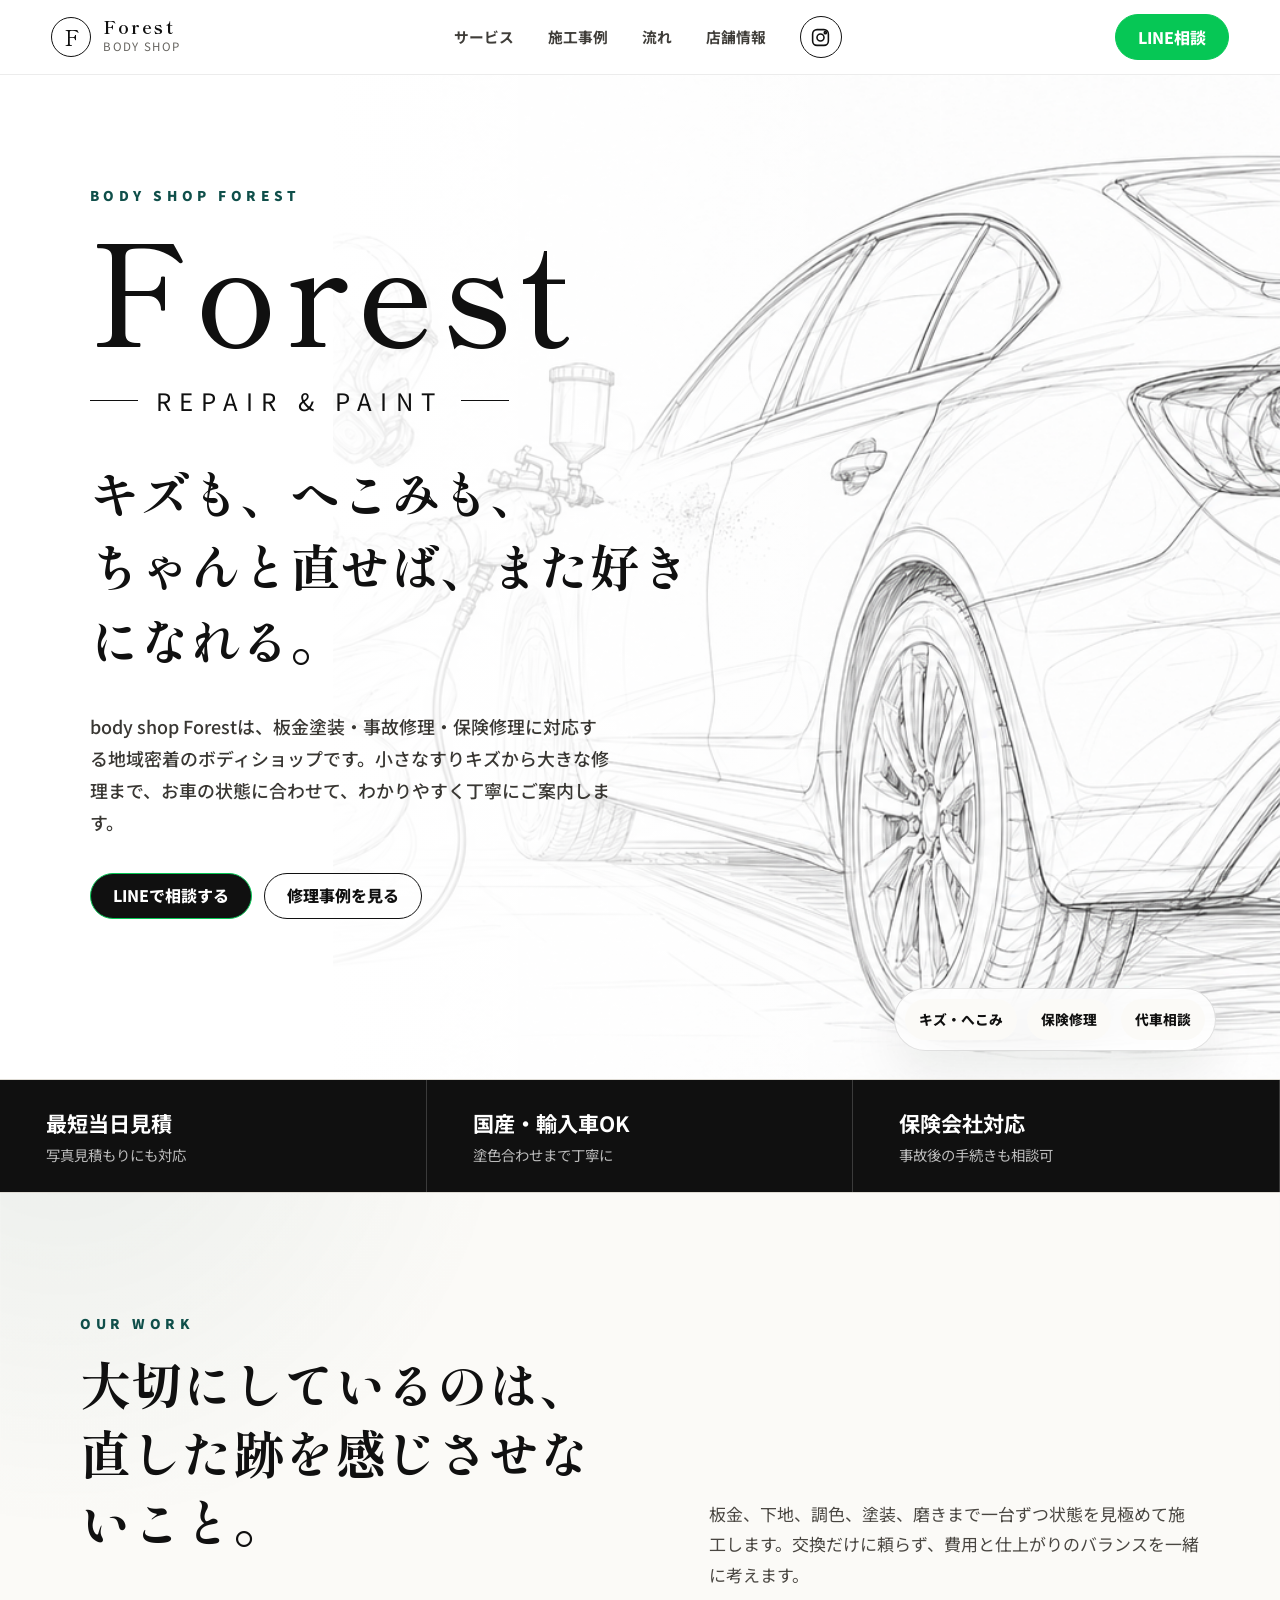
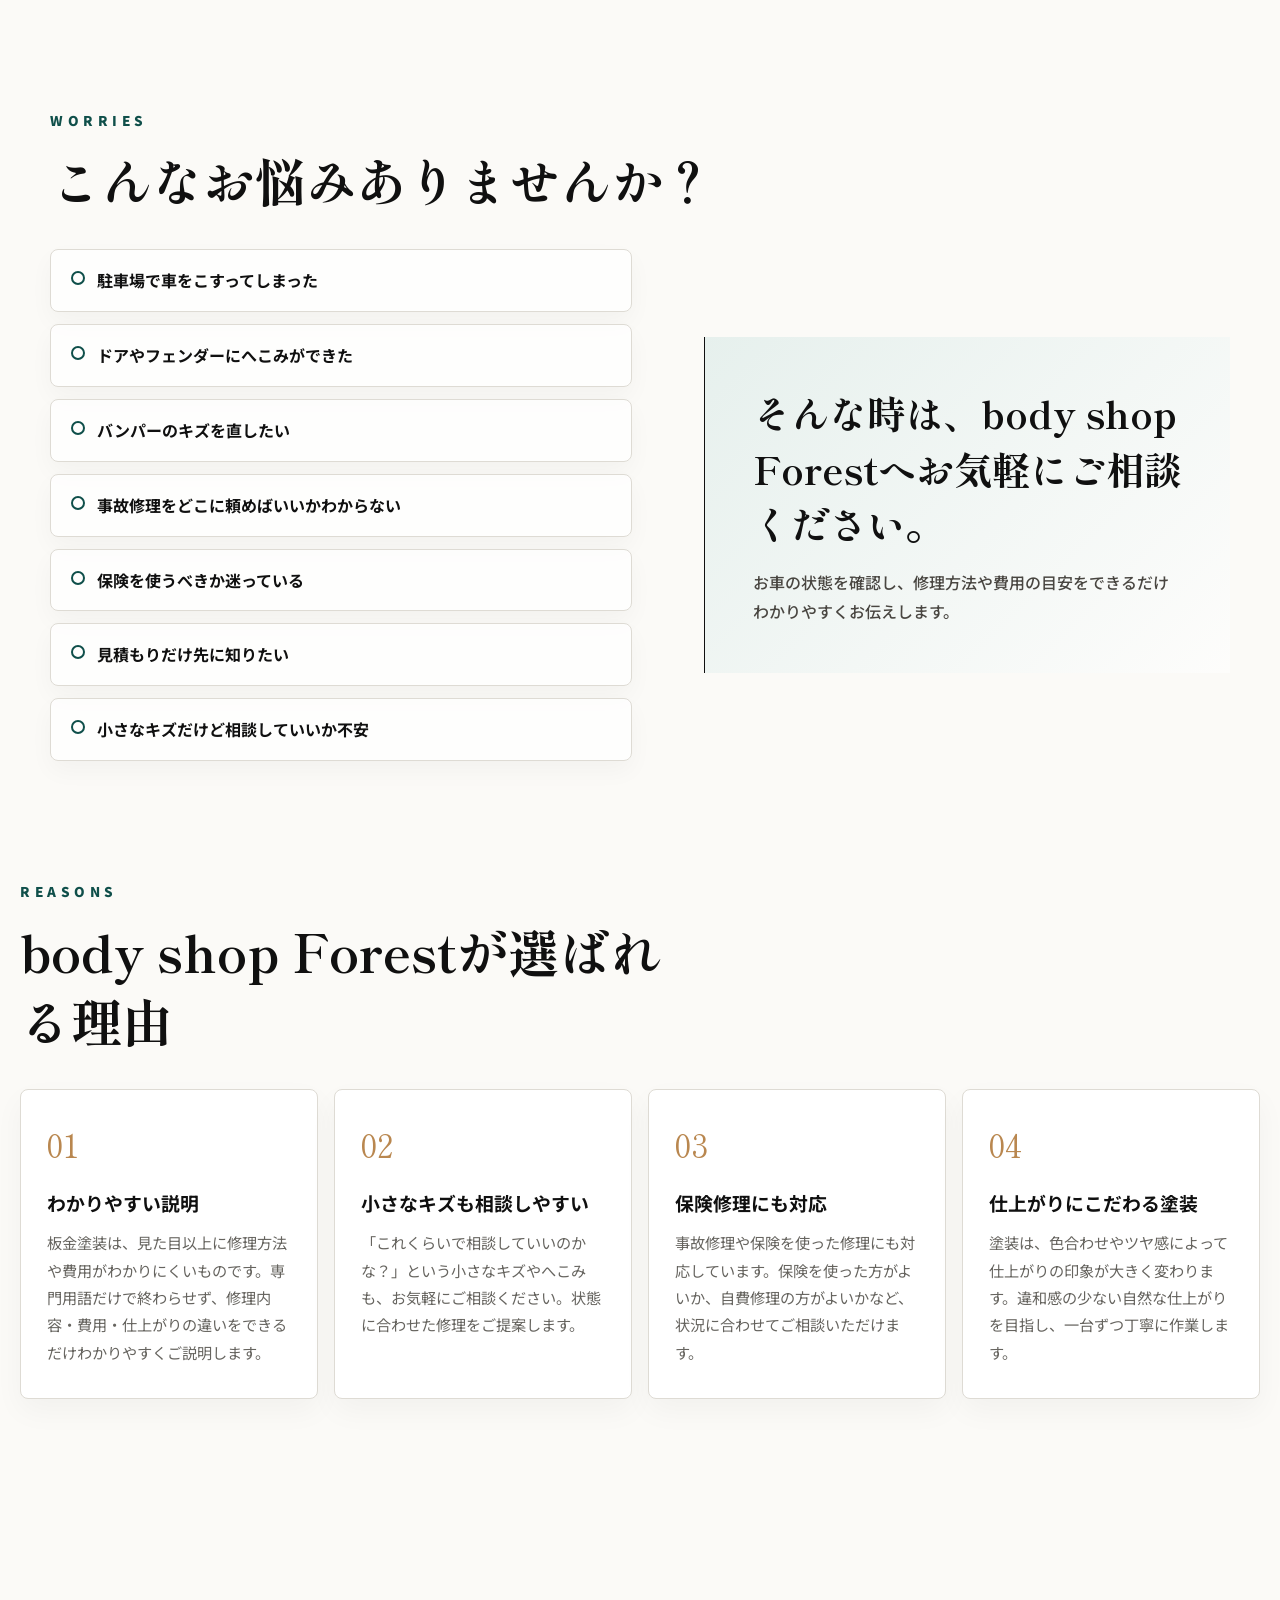
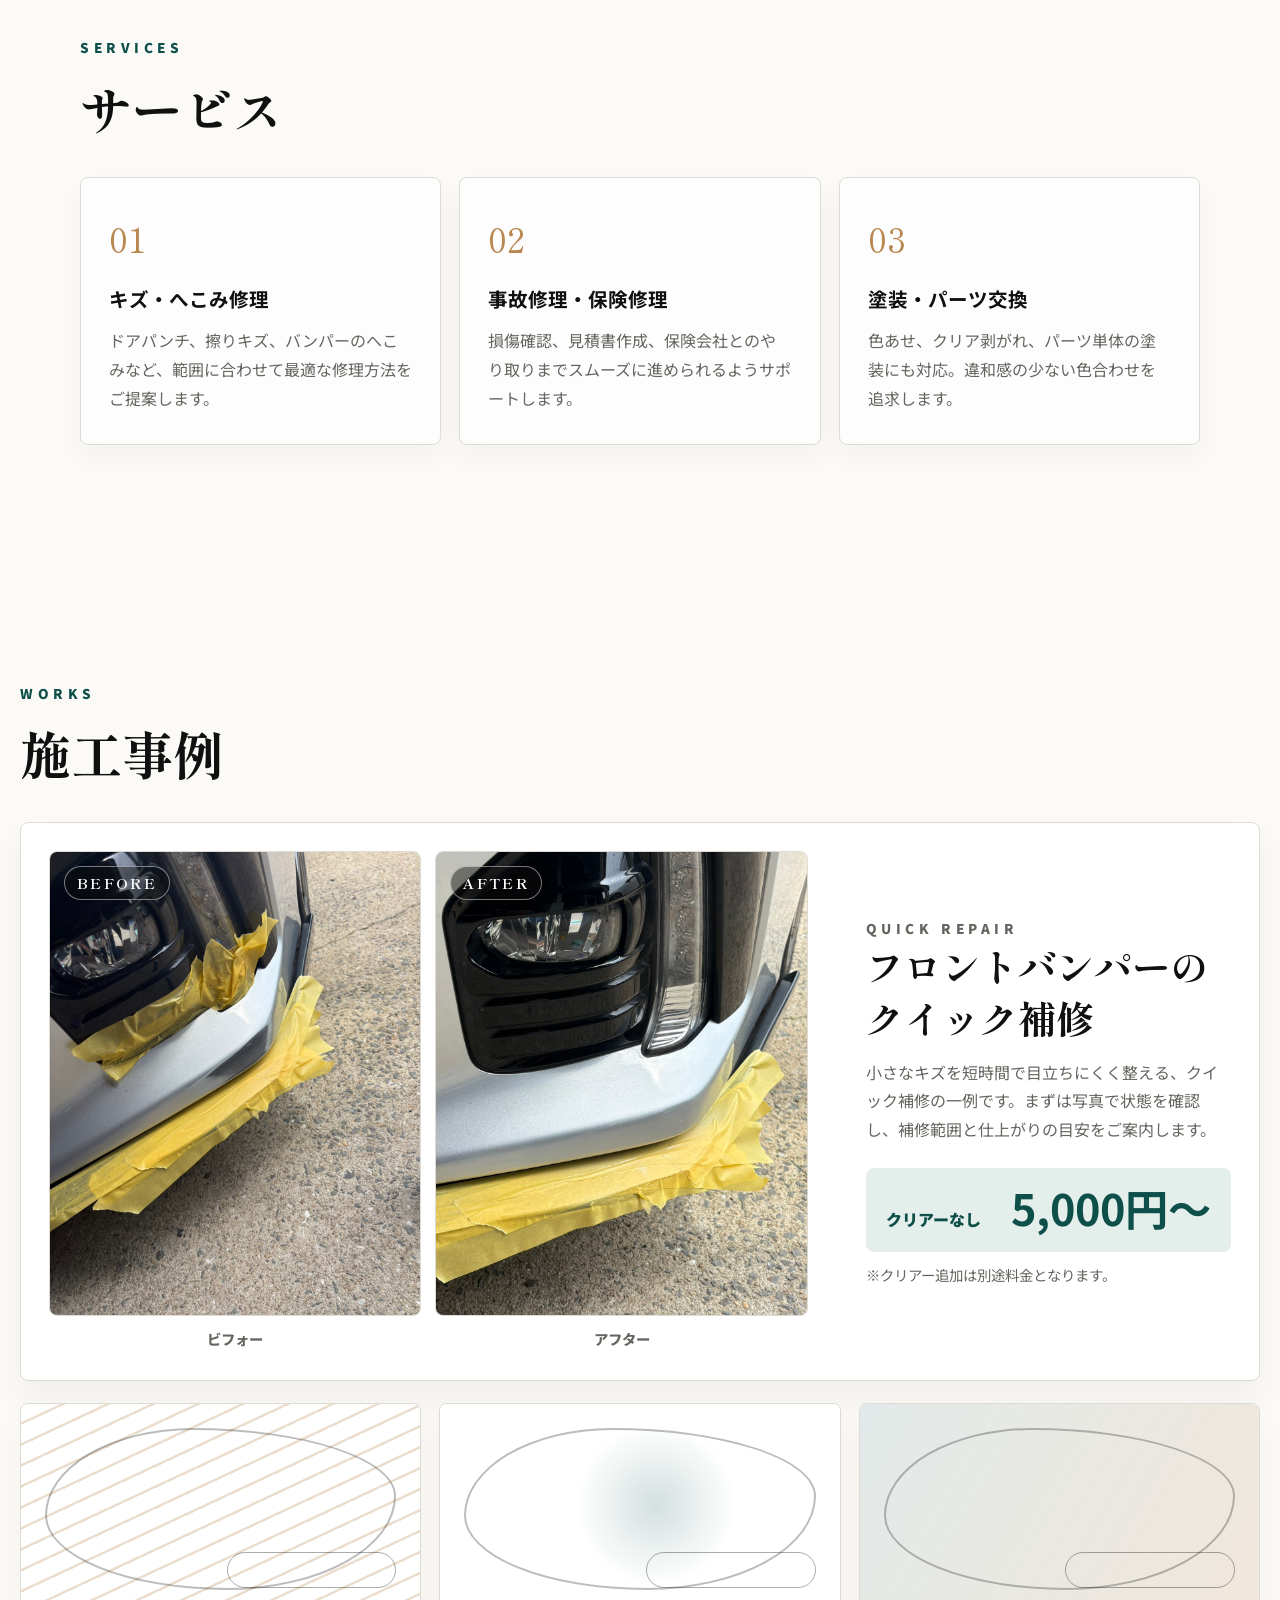
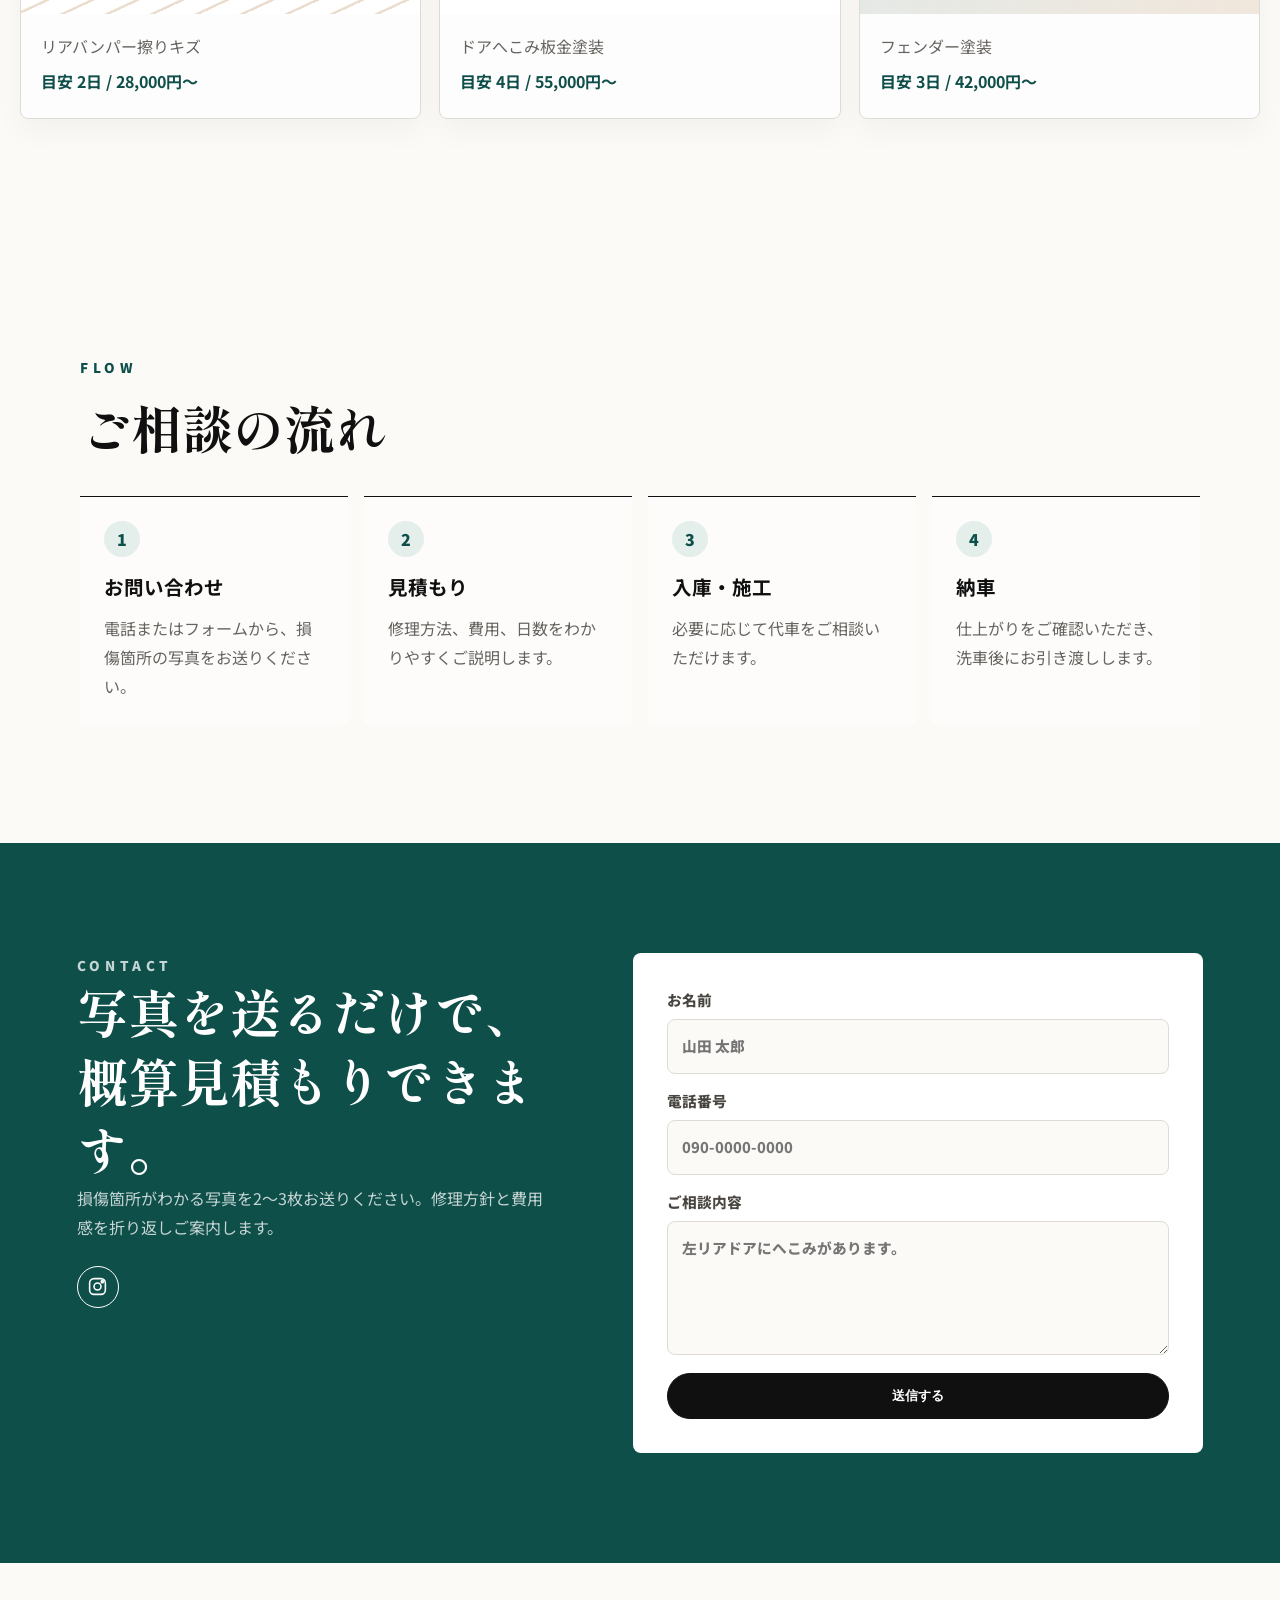
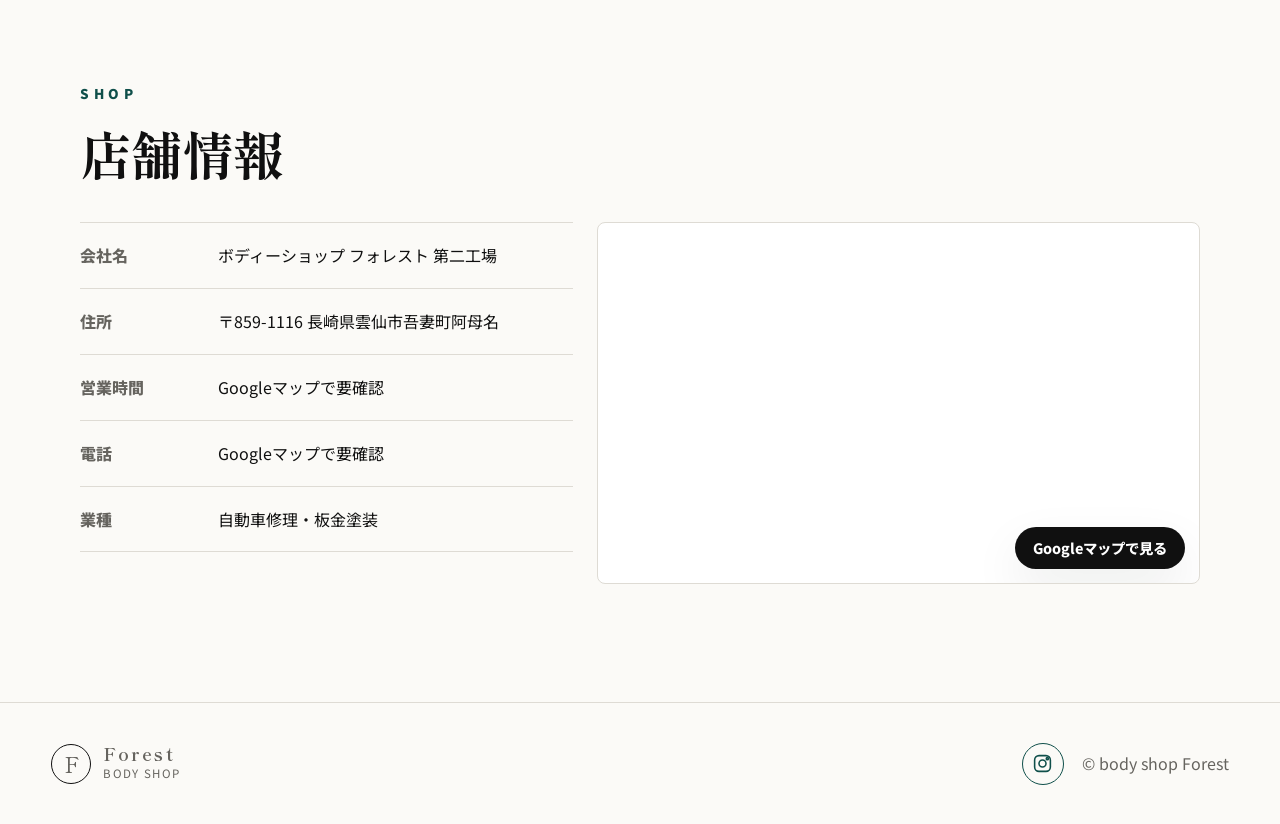
<file: index.html>
<!doctype html>
<html lang="ja">
  <head>
    <meta charset="utf-8">
    <meta name="viewport" content="width=device-width, initial-scale=1">
    <meta name="description" content="body shop Forestは、板金塗装・事故修理・保険修理に対応する地域密着のボディショップです。小さなすりキズから大きな修理まで、お車の状態に合わせて、わかりやすく丁寧にご案内します。">
    <title>body shop Forest | 板金塗装・事故修理</title>
    <link rel="preconnect" href="https://fonts.googleapis.com">
    <link rel="preconnect" href="https://fonts.gstatic.com" crossorigin>
    <link href="https://fonts.googleapis.com/css2?family=Noto+Sans+JP:wght@400;500;700;900&family=Shippori+Mincho:wght@500;700&display=swap" rel="stylesheet">
    <link rel="stylesheet" href="styles.css?v=20260502-hero-eyebrow-align">
  </head>
  <body>
    <header class="site-header" id="top">
      <a class="brand" href="#top" aria-label="body shop Forest">
        <span class="brand-mark">F</span>
        <span>
          <strong>Forest</strong>
          <small>Body Shop</small>
        </span>
      </a>
      <nav class="site-nav" aria-label="主要メニュー">
        <a href="#services">サービス</a>
        <a href="#works">施工事例</a>
        <a href="#flow">流れ</a>
        <a href="#access">店舗情報</a>
        <a class="instagram-icon" href="https://www.instagram.com/bodyshopforest?utm_source=ig_web_button_share_sheet&amp;igsh=ZDNlZDc0MzIxNw==" target="_blank" rel="noopener" aria-label="Instagramを開く">
          <svg viewBox="0 0 24 24" aria-hidden="true">
            <rect x="3" y="3" width="18" height="18" rx="5"></rect>
            <circle cx="12" cy="12" r="4"></circle>
            <circle cx="17.5" cy="6.5" r="1.2"></circle>
          </svg>
        </a>
      </nav>
      <a class="header-cta line-button" href="#contact">LINE相談</a>
    </header>

    <main>
      <section class="hero" aria-label="板金塗装のメインビジュアル">
        <img src="assets/hero-bodyshop-lineart.png" alt="塗装作業員が車の側面を塗装している線画" class="hero-art">
        <div class="hero-copy">
          <p class="eyebrow">BODY SHOP FOREST</p>
          <h1>Forest</h1>
          <p class="subtitle">REPAIR & PAINT</p>
          <p class="hero-message">キズも、へこみも、<br>ちゃんと直せば、また好きになれる。</p>
          <p class="lead">body shop Forestは、板金塗装・事故修理・保険修理に対応する地域密着のボディショップです。小さなすりキズから大きな修理まで、お車の状態に合わせて、わかりやすく丁寧にご案内します。</p>
          <div class="hero-actions">
            <a class="button primary line-button" href="#contact">LINEで相談する</a>
            <a class="button ghost" href="#works">修理事例を見る</a>
          </div>
        </div>
        <div class="quick-panel" aria-label="対応内容">
          <span>キズ・へこみ</span>
          <span>保険修理</span>
          <span>代車相談</span>
        </div>
      </section>

      <section class="trust-band" aria-label="対応の特徴">
        <div>
          <strong>最短当日見積</strong>
          <span>写真見積もりにも対応</span>
        </div>
        <div>
          <strong>国産・輸入車OK</strong>
          <span>塗色合わせまで丁寧に</span>
        </div>
        <div>
          <strong>保険会社対応</strong>
          <span>事故後の手続きも相談可</span>
        </div>
      </section>

      <section class="section intro">
        <div class="section-head">
          <p class="eyebrow">OUR WORK</p>
          <h2>大切にしているのは、直した跡を感じさせないこと。</h2>
        </div>
        <p>板金、下地、調色、塗装、磨きまで一台ずつ状態を見極めて施工します。交換だけに頼らず、費用と仕上がりのバランスを一緒に考えます。</p>
      </section>

      <section class="section worries" id="worries">
        <div class="section-head">
          <p class="eyebrow">WORRIES</p>
          <h2>こんなお悩みありませんか？</h2>
        </div>
        <div class="worries-layout">
          <ul class="worry-list">
            <li>駐車場で車をこすってしまった</li>
            <li>ドアやフェンダーにへこみができた</li>
            <li>バンパーのキズを直したい</li>
            <li>事故修理をどこに頼めばいいかわからない</li>
            <li>保険を使うべきか迷っている</li>
            <li>見積もりだけ先に知りたい</li>
            <li>小さなキズだけど相談していいか不安</li>
          </ul>
          <div class="worry-message">
            <h3>そんな時は、body shop Forestへお気軽にご相談ください。</h3>
            <p>お車の状態を確認し、修理方法や費用の目安をできるだけわかりやすくお伝えします。</p>
          </div>
        </div>
      </section>

      <section class="section reasons" id="reasons">
        <div class="section-head">
          <p class="eyebrow">REASONS</p>
          <h2>body shop Forestが選ばれる理由</h2>
        </div>
        <div class="reason-grid">
          <article>
            <span>01</span>
            <h3>わかりやすい説明</h3>
            <p>板金塗装は、見た目以上に修理方法や費用がわかりにくいものです。専門用語だけで終わらせず、修理内容・費用・仕上がりの違いをできるだけわかりやすくご説明します。</p>
          </article>
          <article>
            <span>02</span>
            <h3>小さなキズも相談しやすい</h3>
            <p>「これくらいで相談していいのかな？」という小さなキズやへこみも、お気軽にご相談ください。状態に合わせた修理をご提案します。</p>
          </article>
          <article>
            <span>03</span>
            <h3>保険修理にも対応</h3>
            <p>事故修理や保険を使った修理にも対応しています。保険を使った方がよいか、自費修理の方がよいかなど、状況に合わせてご相談いただけます。</p>
          </article>
          <article>
            <span>04</span>
            <h3>仕上がりにこだわる塗装</h3>
            <p>塗装は、色合わせやツヤ感によって仕上がりの印象が大きく変わります。違和感の少ない自然な仕上がりを目指し、一台ずつ丁寧に作業します。</p>
          </article>
        </div>
      </section>

      <section class="section services" id="services">
        <div class="section-head">
          <p class="eyebrow">SERVICES</p>
          <h2>サービス</h2>
        </div>
        <div class="service-grid">
          <article>
            <span class="number">01</span>
            <h3>キズ・へこみ修理</h3>
            <p>ドアパンチ、擦りキズ、バンパーのへこみなど、範囲に合わせて最適な修理方法をご提案します。</p>
          </article>
          <article>
            <span class="number">02</span>
            <h3>事故修理・保険修理</h3>
            <p>損傷確認、見積書作成、保険会社とのやり取りまでスムーズに進められるようサポートします。</p>
          </article>
          <article>
            <span class="number">03</span>
            <h3>塗装・パーツ交換</h3>
            <p>色あせ、クリア剥がれ、パーツ単体の塗装にも対応。違和感の少ない色合わせを追求します。</p>
          </article>
        </div>
      </section>

      <section class="section works" id="works">
        <div class="section-head">
          <p class="eyebrow">WORKS</p>
          <h2>施工事例</h2>
        </div>
        <article class="featured-work">
          <div class="before-after">
            <figure>
              <div class="photo-frame photo-placeholder before-photo">
                <img src="assets/quick-repair-before.jpg" alt="クイック補修前のフロントバンパー">
                <span>BEFORE</span>
              </div>
              <figcaption>ビフォー</figcaption>
            </figure>
            <figure>
              <div class="photo-frame photo-placeholder after after-photo">
                <img src="assets/quick-repair-after.jpg" alt="クイック補修後のフロントバンパー">
                <span>AFTER</span>
              </div>
              <figcaption>アフター</figcaption>
            </figure>
          </div>
          <div class="featured-work-text">
            <p class="eyebrow">QUICK REPAIR</p>
            <h3>フロントバンパーのクイック補修</h3>
            <p>小さなキズを短時間で目立ちにくく整える、クイック補修の一例です。まずは写真で状態を確認し、補修範囲と仕上がりの目安をご案内します。</p>
            <div class="price-box">
              <span>クリアーなし</span>
              <strong>5,000円〜</strong>
            </div>
            <p class="note">※クリアー追加は別途料金となります。</p>
          </div>
        </article>
        <div class="works-grid">
          <article class="work-card">
            <div class="work-visual scratch"></div>
            <div>
              <p>リアバンパー擦りキズ</p>
              <strong>目安 2日 / 28,000円〜</strong>
            </div>
          </article>
          <article class="work-card">
            <div class="work-visual dent"></div>
            <div>
              <p>ドアへこみ板金塗装</p>
              <strong>目安 4日 / 55,000円〜</strong>
            </div>
          </article>
          <article class="work-card">
            <div class="work-visual paint"></div>
            <div>
              <p>フェンダー塗装</p>
              <strong>目安 3日 / 42,000円〜</strong>
            </div>
          </article>
        </div>
      </section>

      <section class="section flow" id="flow">
        <div class="section-head">
          <p class="eyebrow">FLOW</p>
          <h2>ご相談の流れ</h2>
        </div>
        <ol class="flow-list">
          <li>
            <span>1</span>
            <div>
              <h3>お問い合わせ</h3>
              <p>電話またはフォームから、損傷箇所の写真をお送りください。</p>
            </div>
          </li>
          <li>
            <span>2</span>
            <div>
              <h3>見積もり</h3>
              <p>修理方法、費用、日数をわかりやすくご説明します。</p>
            </div>
          </li>
          <li>
            <span>3</span>
            <div>
              <h3>入庫・施工</h3>
              <p>必要に応じて代車をご相談いただけます。</p>
            </div>
          </li>
          <li>
            <span>4</span>
            <div>
              <h3>納車</h3>
              <p>仕上がりをご確認いただき、洗車後にお引き渡しします。</p>
            </div>
          </li>
        </ol>
      </section>

      <section class="contact" id="contact">
        <div>
          <p class="eyebrow">CONTACT</p>
          <h2>写真を送るだけで、概算見積もりできます。</h2>
          <p>損傷箇所がわかる写真を2〜3枚お送りください。修理方針と費用感を折り返しご案内します。</p>
          <div class="social-links">
            <a class="instagram-link instagram-icon" href="https://www.instagram.com/bodyshopforest?utm_source=ig_web_button_share_sheet&amp;igsh=ZDNlZDc0MzIxNw==" target="_blank" rel="noopener" aria-label="Instagramを開く">
              <svg viewBox="0 0 24 24" aria-hidden="true">
                <rect x="3" y="3" width="18" height="18" rx="5"></rect>
                <circle cx="12" cy="12" r="4"></circle>
                <circle cx="17.5" cy="6.5" r="1.2"></circle>
              </svg>
            </a>
          </div>
        </div>
        <form class="contact-form">
          <label>
            お名前
            <input type="text" name="name" placeholder="山田 太郎">
          </label>
          <label>
            電話番号
            <input type="tel" name="tel" placeholder="090-0000-0000">
          </label>
          <label>
            ご相談内容
            <textarea name="message" rows="4" placeholder="左リアドアにへこみがあります。"></textarea>
          </label>
          <button type="submit">送信する</button>
        </form>
      </section>

      <section class="section access" id="access">
        <div class="section-head">
          <p class="eyebrow">SHOP</p>
          <h2>店舗情報</h2>
        </div>
        <div class="access-grid">
          <dl>
            <div>
              <dt>会社名</dt>
              <dd>ボディーショップ フォレスト 第二工場</dd>
            </div>
            <div>
              <dt>住所</dt>
              <dd>〒859-1116 長崎県雲仙市吾妻町阿母名</dd>
            </div>
            <div>
              <dt>営業時間</dt>
              <dd>Googleマップで要確認</dd>
            </div>
            <div>
              <dt>電話</dt>
              <dd>Googleマップで要確認</dd>
            </div>
            <div>
              <dt>業種</dt>
              <dd>自動車修理・板金塗装</dd>
            </div>
          </dl>
          <div class="map-panel" aria-label="Googleマップ">
            <iframe
              title="ボディーショップ フォレスト 第二工場の地図"
              src="https://www.google.com/maps?q=32.8453353,130.1522974&hl=ja&z=16&output=embed"
              loading="lazy"
              referrerpolicy="no-referrer-when-downgrade"></iframe>
            <a class="map-link" href="https://maps.app.goo.gl/BM4983NEPRUjubQt6" target="_blank" rel="noopener">Googleマップで見る</a>
          </div>
        </div>
      </section>
    </main>

    <footer class="site-footer">
      <a class="brand" href="#top" aria-label="body shop Forest">
        <span class="brand-mark">F</span>
        <span>
          <strong>Forest</strong>
          <small>Body Shop</small>
        </span>
      </a>
      <div class="footer-links">
        <a class="instagram-icon" href="https://www.instagram.com/bodyshopforest?utm_source=ig_web_button_share_sheet&amp;igsh=ZDNlZDc0MzIxNw==" target="_blank" rel="noopener" aria-label="Instagramを開く">
          <svg viewBox="0 0 24 24" aria-hidden="true">
            <rect x="3" y="3" width="18" height="18" rx="5"></rect>
            <circle cx="12" cy="12" r="4"></circle>
            <circle cx="17.5" cy="6.5" r="1.2"></circle>
          </svg>
        </a>
        <p>&copy; body shop Forest</p>
      </div>
    </footer>
  </body>
</html>
</file>
<file: styles.css>
:root {
  --ink: #101010;
  --muted: #66645f;
  --line: #dedbd4;
  --paper: #fbfaf7;
  --white: #fff;
  --accent: #0f4f4a;
  --accent-soft: #e4efec;
  --warm: #b9874f;
  --shadow: 0 20px 50px rgba(19, 20, 19, .08);
  color: var(--ink);
  font-family: "Noto Sans JP", system-ui, sans-serif;
  background: var(--paper);
  line-height: 1.8;
}

* {
  box-sizing: border-box;
}

html {
  scroll-behavior: smooth;
  overflow-x: hidden;
}

body {
  margin: 0;
  overflow-x: hidden;
  background:
    radial-gradient(circle at 5% 15%, rgba(15, 79, 74, .07), transparent 28rem),
    linear-gradient(180deg, #fff 0%, var(--paper) 44rem);
}

a {
  color: inherit;
  text-decoration: none;
}

img {
  display: block;
  max-width: 100%;
  height: auto;
}

.site-header {
  position: sticky;
  z-index: 20;
  top: 0;
  display: flex;
  align-items: center;
  justify-content: space-between;
  gap: 24px;
  min-height: 72px;
  padding: 14px clamp(18px, 4vw, 56px);
  border-bottom: 1px solid rgba(16, 16, 16, .08);
  background: rgba(255, 255, 255, .86);
  backdrop-filter: blur(18px);
}

.site-header > * {
  min-width: 0;
}

.brand {
  display: inline-flex;
  align-items: center;
  gap: 12px;
  min-width: max-content;
}

.brand-mark {
  display: grid;
  place-items: center;
  width: 40px;
  height: 40px;
  border: 1px solid var(--ink);
  border-radius: 50%;
  font-family: "Shippori Mincho", serif;
  font-size: 1.35rem;
}

.brand strong {
  display: block;
  font-family: "Shippori Mincho", serif;
  font-size: 1.08rem;
  letter-spacing: .12em;
  line-height: 1.1;
}

.brand small {
  display: block;
  color: var(--muted);
  font-size: .72rem;
  letter-spacing: .12em;
  text-transform: uppercase;
}

.site-nav {
  display: flex;
  align-items: center;
  justify-content: center;
  gap: clamp(16px, 3vw, 34px);
  max-width: 100%;
  color: #3f3d39;
  font-size: .92rem;
  font-weight: 700;
}

.site-nav a {
  padding: 10px 0;
}

.header-cta,
.button,
.contact-form button {
  display: inline-flex;
  align-items: center;
  justify-content: center;
  min-height: 46px;
  padding: 0 22px;
  border: 1px solid var(--ink);
  border-radius: 999px;
  font-weight: 800;
  white-space: nowrap;
}

.header-cta,
.button.primary,
.contact-form button {
  color: #fff;
  background: var(--ink);
}

.hero {
  position: relative;
  min-height: calc(100vh - 72px);
  overflow: hidden;
  background: #fff;
}

.hero-art {
  position: absolute;
  right: -8vw;
  bottom: 0;
  width: min(82vw, 1480px);
  height: 100%;
  object-fit: cover;
  object-position: right center;
  opacity: .92;
}

.hero::after {
  position: absolute;
  inset: 0;
  content: "";
  background: linear-gradient(90deg, #fff 0%, rgba(255, 255, 255, .96) 25%, rgba(255, 255, 255, .62) 50%, rgba(255, 255, 255, 0) 72%);
  pointer-events: none;
}

.hero-copy {
  position: relative;
  z-index: 2;
  width: min(700px, 100%);
  padding: clamp(78px, 12vh, 136px) 0 160px clamp(22px, 7vw, 108px);
}

.eyebrow {
  margin: 0 0 14px;
  color: var(--accent);
  font-size: .84rem;
  font-weight: 900;
  letter-spacing: .34em;
}

.hero h1 {
  margin: 0;
  font-family: "Shippori Mincho", serif;
  font-size: clamp(4.2rem, 11vw, 10rem);
  font-weight: 500;
  letter-spacing: .06em;
  line-height: .92;
}

.subtitle {
  position: relative;
  display: inline-flex;
  align-items: center;
  gap: 18px;
  margin: 28px 0 0;
  font-size: clamp(1rem, 2.3vw, 1.5rem);
  letter-spacing: .34em;
}

.subtitle::before,
.subtitle::after {
  width: 48px;
  height: 1px;
  background: var(--ink);
  content: "";
}

.lead {
  width: min(520px, 100%);
  margin: 34px 0 0;
  color: #393733;
  font-size: clamp(1rem, 1.4vw, 1.16rem);
  font-weight: 500;
}

.hero-message {
  width: min(620px, 100%);
  margin: 34px 0 0;
  font-family: "Shippori Mincho", serif;
  font-size: clamp(1.8rem, 4vw, 3.15rem);
  font-weight: 700;
  line-height: 1.45;
}

.hero-actions {
  display: flex;
  flex-wrap: wrap;
  gap: 12px;
  margin-top: 34px;
}

.button.ghost {
  background: rgba(255, 255, 255, .72);
}

.line-button {
  border-color: #06c755;
  background: #06c755;
}

.instagram-icon {
  display: inline-flex;
  align-items: center;
  justify-content: center;
  width: 42px;
  height: 42px;
  border: 1px solid currentColor;
  border-radius: 50%;
  color: var(--ink);
  font-weight: 800;
}

.instagram-icon svg {
  width: 21px;
  height: 21px;
  fill: none;
  stroke: currentColor;
  stroke-linecap: round;
  stroke-linejoin: round;
  stroke-width: 1.8;
}

.contact .instagram-icon {
  color: #fff;
}

.quick-panel {
  position: absolute;
  z-index: 3;
  right: clamp(18px, 5vw, 70px);
  bottom: 28px;
  display: flex;
  gap: 10px;
  padding: 10px;
  border: 1px solid rgba(16, 16, 16, .12);
  border-radius: 999px;
  background: rgba(255, 255, 255, .84);
  box-shadow: var(--shadow);
  backdrop-filter: blur(14px);
}

.quick-panel span {
  padding: 8px 14px;
  border-radius: 999px;
  background: var(--paper);
  font-size: .86rem;
  font-weight: 800;
}

.trust-band {
  display: grid;
  grid-template-columns: repeat(3, 1fr);
  border-top: 1px solid var(--line);
  border-bottom: 1px solid var(--line);
  background: var(--ink);
  color: #fff;
}

.trust-band div {
  padding: 24px clamp(18px, 4vw, 46px);
  border-right: 1px solid rgba(255, 255, 255, .18);
}

.trust-band strong,
.trust-band span {
  display: block;
}

.trust-band strong {
  font-size: clamp(1.05rem, 2vw, 1.32rem);
}

.trust-band span {
  color: rgba(255, 255, 255, .72);
  font-size: .9rem;
}

.section {
  width: min(1120px, calc(100% - 36px));
  margin: 0 auto;
  padding: clamp(72px, 10vw, 118px) 0;
}

.section-head {
  max-width: 680px;
  margin-bottom: 34px;
}

.section h2,
.contact h2 {
  margin: 0;
  font-family: "Shippori Mincho", serif;
  font-size: clamp(2rem, 4vw, 3.6rem);
  line-height: 1.35;
}

.intro {
  display: grid;
  grid-template-columns: 1.05fr .95fr;
  gap: clamp(28px, 7vw, 86px);
  align-items: end;
}

.intro > p {
  margin: 0;
  color: #494641;
  font-size: 1.06rem;
}

.worries {
  width: min(1180px, calc(100% - 36px));
  padding-top: 0;
}

.worries-layout {
  display: grid;
  grid-template-columns: 1.05fr .95fr;
  gap: clamp(24px, 6vw, 72px);
  align-items: center;
}

.worry-list {
  display: grid;
  gap: 12px;
  padding: 0;
  margin: 0;
  list-style: none;
}

.worry-list li {
  position: relative;
  padding: 16px 18px 16px 46px;
  border: 1px solid var(--line);
  border-radius: 8px;
  background: rgba(255, 255, 255, .76);
  box-shadow: 0 10px 24px rgba(16, 16, 16, .035);
  font-weight: 700;
}

.worry-list li::before {
  position: absolute;
  top: 21px;
  left: 20px;
  width: 10px;
  height: 10px;
  border: 2px solid var(--accent);
  border-radius: 50%;
  content: "";
}

.worry-message {
  padding: clamp(26px, 5vw, 48px);
  border-left: 1px solid var(--ink);
  background: linear-gradient(135deg, rgba(228, 239, 236, .9), rgba(255, 255, 255, .55));
}

.worry-message h3 {
  margin: 0 0 16px;
  font-family: "Shippori Mincho", serif;
  font-size: clamp(1.65rem, 3vw, 2.7rem);
  line-height: 1.45;
}

.worry-message p {
  margin: 0;
  color: #494641;
  font-weight: 500;
}

.reasons {
  width: min(1240px, calc(100% - 36px));
  padding-top: 0;
}

.reason-grid {
  display: grid;
  grid-template-columns: repeat(4, 1fr);
  gap: 16px;
}

.reason-grid article {
  min-height: 310px;
  padding: 26px;
  border: 1px solid var(--line);
  border-radius: 8px;
  background: #fff;
  box-shadow: 0 12px 30px rgba(16, 16, 16, .04);
}

.reason-grid span {
  color: var(--warm);
  font-family: "Shippori Mincho", serif;
  font-size: 2rem;
}

.reason-grid h3 {
  margin: 14px 0 12px;
  font-size: 1.18rem;
  line-height: 1.55;
}

.reason-grid p {
  margin: 0;
  color: var(--muted);
  font-size: .95rem;
}

.service-grid,
.works-grid {
  display: grid;
  grid-template-columns: repeat(3, 1fr);
  gap: 18px;
}

.service-grid article,
.work-card {
  border: 1px solid var(--line);
  border-radius: 8px;
  background: rgba(255, 255, 255, .72);
  box-shadow: 0 12px 30px rgba(16, 16, 16, .04);
}

.service-grid article {
  min-height: 268px;
  padding: 28px;
}

.number {
  color: var(--warm);
  font-family: "Shippori Mincho", serif;
  font-size: 2.2rem;
}

.service-grid h3,
.flow-list h3 {
  margin: 12px 0 10px;
  font-size: 1.22rem;
}

.service-grid p,
.flow-list p,
.contact p,
.work-card p {
  margin: 0;
  color: var(--muted);
}

.works {
  width: min(1240px, calc(100% - 36px));
}

.featured-work {
  display: grid;
  grid-template-columns: 1.35fr .65fr;
  gap: clamp(24px, 5vw, 58px);
  align-items: center;
  margin-bottom: 22px;
  padding: clamp(18px, 3vw, 28px);
  border: 1px solid var(--line);
  border-radius: 8px;
  background: #fff;
  box-shadow: 0 16px 34px rgba(16, 16, 16, .05);
}

.before-after {
  display: grid;
  grid-template-columns: repeat(2, minmax(0, 1fr));
  gap: 14px;
}

.before-after figure {
  margin: 0;
}

.before-after figcaption {
  margin-top: 10px;
  color: var(--muted);
  font-size: .9rem;
  font-weight: 800;
  text-align: center;
}

.photo-frame {
  position: relative;
  overflow: hidden;
  aspect-ratio: 4 / 5;
  border-radius: 8px;
  border: 1px solid var(--line);
  background: var(--paper);
}

.photo-frame img {
  width: 100%;
  height: 100%;
  object-fit: cover;
  object-position: center;
}

.photo-placeholder {
  display: block;
  padding: 0;
  text-align: center;
  background:
    linear-gradient(135deg, rgba(16, 16, 16, .08), transparent 36%),
    repeating-linear-gradient(45deg, rgba(15, 79, 74, .08) 0 10px, transparent 10px 20px),
    #fff;
  background-position: center;
  background-size: cover;
}

.photo-placeholder.after {
  background:
    linear-gradient(135deg, rgba(185, 135, 79, .18), transparent 38%),
    repeating-linear-gradient(45deg, rgba(15, 79, 74, .06) 0 10px, transparent 10px 20px),
    #fff;
}

.before-photo {
  background-image:
    linear-gradient(180deg, rgba(16, 16, 16, .1), rgba(16, 16, 16, .42)),
    url("assets/quick-repair-before.jpg"),
    repeating-linear-gradient(45deg, rgba(15, 79, 74, .08) 0 10px, transparent 10px 20px);
}

.after-photo {
  background-image:
    linear-gradient(180deg, rgba(16, 16, 16, .05), rgba(16, 16, 16, .34)),
    url("assets/quick-repair-after.jpg"),
    repeating-linear-gradient(45deg, rgba(15, 79, 74, .08) 0 10px, transparent 10px 20px);
}

.photo-placeholder span {
  position: absolute;
  top: 14px;
  left: 14px;
  display: inline-flex;
  align-items: center;
  min-height: 34px;
  padding: 0 12px;
  border: 1px solid rgba(255, 255, 255, .45);
  border-radius: 999px;
  color: #fff;
  background: rgba(16, 16, 16, .46);
  font-family: "Shippori Mincho", serif;
  font-size: .9rem;
  font-weight: 700;
  letter-spacing: .16em;
  text-shadow: 0 2px 12px rgba(0, 0, 0, .4);
}

.photo-placeholder small {
  display: block;
  margin-top: 6px;
  color: var(--muted);
  font-size: .78rem;
  overflow-wrap: anywhere;
}

.featured-work-text h3 {
  margin: 0 0 14px;
  font-family: "Shippori Mincho", serif;
  font-size: clamp(1.65rem, 3vw, 2.55rem);
  line-height: 1.35;
}

.featured-work-text p {
  margin: 0;
  color: var(--muted);
}

.price-box {
  display: flex;
  align-items: baseline;
  justify-content: space-between;
  gap: 14px;
  margin: 24px 0 10px;
  padding: 18px 20px;
  border-radius: 8px;
  background: var(--accent-soft);
}

.price-box span {
  color: var(--accent);
  font-weight: 900;
}

.price-box strong {
  color: var(--accent);
  font-size: clamp(1.7rem, 4vw, 2.7rem);
  line-height: 1;
}

.note {
  font-size: .9rem;
}

.work-card {
  overflow: hidden;
}

.work-card > div:last-child {
  padding: 18px 20px 22px;
}

.work-card strong {
  display: block;
  margin-top: 6px;
  color: var(--accent);
}

.work-visual {
  position: relative;
  min-height: 210px;
  background:
    linear-gradient(135deg, rgba(16, 16, 16, .08), transparent 34%),
    var(--white);
}

.work-visual::before {
  position: absolute;
  inset: 24px;
  border: 2px solid rgba(16, 16, 16, .28);
  border-radius: 42% 58% 48% 52% / 54% 42% 58% 46%;
  content: "";
}

.work-visual::after {
  position: absolute;
  right: 24px;
  bottom: 26px;
  width: 42%;
  height: 34px;
  border: 1px solid rgba(16, 16, 16, .35);
  border-radius: 999px;
  content: "";
}

.scratch {
  background:
    repeating-linear-gradient(155deg, transparent 0 16px, rgba(185, 135, 79, .28) 17px 19px),
    #fff;
}

.dent {
  background:
    radial-gradient(circle at 54% 48%, rgba(15, 79, 74, .18), transparent 5rem),
    #fff;
}

.paint {
  background:
    linear-gradient(120deg, rgba(15, 79, 74, .12), rgba(185, 135, 79, .2)),
    #fff;
}

.flow-list {
  display: grid;
  grid-template-columns: repeat(4, 1fr);
  gap: 16px;
  padding: 0;
  margin: 0;
  list-style: none;
}

.flow-list li {
  padding: 24px;
  border-top: 1px solid var(--ink);
  background: rgba(255, 255, 255, .5);
}

.flow-list span {
  display: grid;
  place-items: center;
  width: 36px;
  height: 36px;
  border-radius: 50%;
  background: var(--accent-soft);
  color: var(--accent);
  font-weight: 900;
}

.contact {
  display: grid;
  grid-template-columns: .9fr 1.1fr;
  gap: clamp(28px, 7vw, 90px);
  align-items: start;
  padding: clamp(64px, 10vw, 110px) clamp(18px, 6vw, 86px);
  background: var(--accent);
  color: #fff;
}

.contact .eyebrow,
.contact p {
  color: rgba(255, 255, 255, .76);
}

.social-links {
  display: flex;
  flex-wrap: wrap;
  gap: 10px;
  margin-top: 24px;
}

.contact-form {
  display: grid;
  gap: 14px;
  padding: clamp(20px, 4vw, 34px);
  border-radius: 8px;
  background: #fff;
  color: var(--ink);
}

.contact-form label {
  display: grid;
  gap: 6px;
  color: #494641;
  font-size: .92rem;
  font-weight: 800;
}

.contact-form input,
.contact-form textarea {
  width: 100%;
  border: 1px solid var(--line);
  border-radius: 8px;
  padding: 13px 14px;
  color: var(--ink);
  font: inherit;
  background: var(--paper);
}

.contact-form button {
  width: 100%;
  margin-top: 4px;
  cursor: pointer;
}

.access-grid {
  display: grid;
  grid-template-columns: .9fr 1.1fr;
  gap: 24px;
}

dl {
  margin: 0;
  border-top: 1px solid var(--line);
}

dl div {
  display: grid;
  grid-template-columns: 120px 1fr;
  gap: 18px;
  padding: 18px 0;
  border-bottom: 1px solid var(--line);
}

dt {
  color: var(--muted);
  font-weight: 800;
}

dd {
  margin: 0;
}

.map-placeholder {
  display: grid;
  min-height: 320px;
  place-items: center;
  border: 1px solid var(--line);
  border-radius: 8px;
  background:
    linear-gradient(90deg, rgba(16, 16, 16, .06) 1px, transparent 1px),
    linear-gradient(180deg, rgba(16, 16, 16, .06) 1px, transparent 1px),
    #fff;
  background-size: 40px 40px;
}

.map-placeholder span {
  color: var(--accent);
  font-family: "Shippori Mincho", serif;
  font-size: 3rem;
  letter-spacing: .16em;
}

.map-panel {
  position: relative;
  overflow: hidden;
  min-height: 360px;
  border: 1px solid var(--line);
  border-radius: 8px;
  background: #fff;
}

.map-panel iframe {
  display: block;
  width: 100%;
  min-height: 360px;
  height: 100%;
  border: 0;
}

.map-link {
  position: absolute;
  right: 14px;
  bottom: 14px;
  display: inline-flex;
  align-items: center;
  justify-content: center;
  min-height: 42px;
  padding: 0 18px;
  border-radius: 999px;
  background: var(--ink);
  color: #fff;
  font-size: .9rem;
  font-weight: 800;
  box-shadow: var(--shadow);
}

@media (max-width: 1180px) {
  .reason-grid,
  .flow-list {
    grid-template-columns: repeat(2, 1fr);
  }

  .reason-grid article {
    min-height: 0;
  }

  .hero-art {
    right: -18vw;
    width: min(96vw, 1180px);
  }
}

@media (max-width: 1040px) {
  .service-grid,
  .works-grid {
    grid-template-columns: repeat(2, 1fr);
  }

  .access-grid {
    grid-template-columns: 1fr;
  }

  .map-panel,
  .map-panel iframe {
    min-height: 320px;
  }
}

.site-footer {
  display: flex;
  align-items: center;
  justify-content: space-between;
  gap: 18px;
  padding: 30px clamp(18px, 4vw, 56px);
  border-top: 1px solid var(--line);
  color: var(--muted);
}

.footer-links {
  display: flex;
  align-items: center;
  gap: 18px;
}

.footer-links a {
  color: var(--accent);
  font-weight: 900;
}

@media (max-width: 900px) {
  .site-header {
    align-items: flex-start;
    flex-wrap: wrap;
  }

  .site-nav {
    order: 3;
    width: 100%;
    justify-content: flex-start;
    overflow-x: auto;
    padding-bottom: 2px;
    scrollbar-width: none;
  }

  .site-nav::-webkit-scrollbar {
    display: none;
  }

  .hero {
    min-height: auto;
  }

  .hero-art {
    right: -42vw;
    width: 138vw;
    opacity: .62;
  }

  .hero-copy {
    padding: 82px 18px 172px;
  }

  .quick-panel {
    right: 18px;
    left: 18px;
    justify-content: center;
    border-radius: 8px;
  }

  .trust-band,
  .intro,
  .worries-layout,
  .reason-grid,
  .featured-work,
  .service-grid,
  .works-grid,
  .flow-list,
  .contact,
  .access-grid {
    grid-template-columns: 1fr;
  }

  .flow-list li {
    display: grid;
    grid-template-columns: 44px 1fr;
    gap: 12px;
  }

  .worry-message {
    border-top: 1px solid var(--ink);
    border-left: 0;
  }
}

@media (max-width: 560px) {
  .site-header {
    gap: 12px;
    padding: 12px 14px;
  }

  .header-cta {
    min-height: 40px;
    padding: 0 16px;
    font-size: .86rem;
  }

  .brand strong {
    font-size: .94rem;
  }

  .hero h1 {
    font-size: clamp(3.4rem, 17vw, 5rem);
    line-height: 1;
  }

  .hero-message {
    margin-top: 28px;
    font-size: clamp(1.55rem, 8vw, 2.35rem);
  }

  .lead {
    margin-top: 24px;
  }

  .subtitle {
    letter-spacing: .18em;
  }

  .subtitle::before,
  .subtitle::after {
    width: 24px;
  }

  .quick-panel {
    flex-wrap: wrap;
    gap: 8px;
    padding: 8px;
  }

  .quick-panel span {
    flex: 1 1 30%;
    min-width: 92px;
    text-align: center;
  }

  .hero-actions {
    display: grid;
    grid-template-columns: 1fr;
  }

  .before-after {
    grid-template-columns: 1fr;
  }

  .price-box {
    align-items: flex-start;
    flex-direction: column;
  }

  .button,
  .contact-form button {
    width: 100%;
  }

  .trust-band div {
    border-right: 0;
    border-bottom: 1px solid rgba(255, 255, 255, .18);
  }

  dl div {
    grid-template-columns: 1fr;
    gap: 4px;
  }

  .section {
    width: min(100% - 28px, 1120px);
    padding: 58px 0;
  }

  .worries,
  .reasons,
  .works {
    width: min(100% - 28px, 1240px);
  }

  .service-grid article,
  .reason-grid article {
    padding: 22px;
  }

  .work-visual {
    min-height: 170px;
  }

  .contact {
    padding: 56px 14px;
  }

  .map-panel,
  .map-panel iframe {
    min-height: 280px;
  }

  .map-link {
    right: 10px;
    bottom: 10px;
    min-height: 38px;
    padding: 0 14px;
    font-size: .82rem;
  }

  .site-footer {
    align-items: flex-start;
    flex-direction: column;
  }

  .footer-links {
    align-items: flex-start;
    flex-direction: column;
    gap: 6px;
  }
}

@media (max-width: 380px) {
  .brand-mark {
    width: 34px;
    height: 34px;
    font-size: 1.05rem;
  }

  .brand strong {
    font-size: .86rem;
  }

  .brand small {
    font-size: .64rem;
  }

  .header-cta {
    padding: 0 12px;
  }

}

@media (max-width: 768px) {
  html,
  body {
    width: 100%;
    max-width: 100%;
    overflow-x: hidden;
  }

  body {
    background:
      radial-gradient(circle at 0% 10%, rgba(15, 79, 74, .06), transparent 18rem),
      linear-gradient(180deg, #fff 0%, var(--paper) 36rem);
  }

  .site-header {
    align-items: center;
    flex-wrap: nowrap;
    gap: 12px;
    min-height: 64px;
    padding: 12px 20px;
  }

  .site-nav {
    display: none;
  }

  .brand {
    min-width: 0;
  }

  .brand-mark {
    flex: 0 0 auto;
  }

  .brand strong,
  .brand small {
    overflow: hidden;
    text-overflow: ellipsis;
    white-space: nowrap;
  }

  .header-cta {
    flex: 0 0 auto;
    min-height: 44px;
    padding: 0 18px;
    font-size: .9rem;
  }

  .hero {
    display: block;
    position: relative;
    min-height: auto;
    padding-bottom: 24px;
    overflow: hidden;
  }

  .hero-art {
    position: absolute;
    z-index: 0;
    right: -26%;
    bottom: 0;
    width: 108%;
    max-width: none;
    height: 100%;
    margin: 0;
    opacity: .24;
    object-fit: contain;
    object-position: right bottom;
    pointer-events: none;
  }

  .hero::after {
    display: block;
    z-index: 1;
    background: linear-gradient(
      90deg,
      rgba(255, 255, 255, .98) 0%,
      rgba(255, 255, 255, .92) 50%,
      rgba(255, 255, 255, .62) 100%
    );
  }

  .hero-copy {
    position: relative;
    z-index: 2;
    width: 100%;
    max-width: 600px;
    padding: clamp(46px, 8vh, 72px) 20px 96px;
  }

  .eyebrow {
    font-size: .76rem;
    letter-spacing: .22em;
  }

  .hero h1 {
    font-size: clamp(4.5rem, 18vw, 7.8rem);
    line-height: 1;
  }

  .subtitle {
    gap: 12px;
    margin-top: 20px;
    font-size: clamp(.9rem, 2.8vw, 1.15rem);
    letter-spacing: .2em;
  }

  .subtitle::before,
  .subtitle::after {
    width: 28px;
  }

  .hero-message {
    margin-top: 24px;
    font-size: clamp(1.65rem, 7vw, 2.65rem);
    line-height: 1.43;
  }

  .lead {
    width: 100%;
    margin-top: 20px;
    font-size: .98rem;
    line-height: 1.9;
  }

  .hero-actions {
    display: grid;
    grid-template-columns: minmax(0, 1fr) minmax(0, 1fr);
    gap: 10px;
    margin-top: 26px;
  }

  .button,
  .contact-form button {
    min-height: 48px;
    padding: 0 16px;
  }

  .quick-panel {
    position: relative;
    right: auto;
    bottom: auto;
    left: auto;
    width: calc(100% - 40px);
    margin: 0 auto;
    justify-content: center;
    border-radius: 8px;
  }

  .quick-panel span {
    text-align: center;
  }

  .trust-band {
    grid-template-columns: 1fr;
  }

  .trust-band div {
    padding: 20px;
    border-right: 0;
    border-bottom: 1px solid rgba(255, 255, 255, .18);
  }

  .trust-band div:last-child {
    border-bottom: 0;
  }

  .section,
  .worries,
  .reasons,
  .works {
    width: 100%;
    max-width: none;
    padding-right: 20px;
    padding-left: 20px;
  }

  .section {
    padding-top: 72px;
    padding-bottom: 72px;
  }

  .worries,
  .reasons {
    padding-top: 0;
  }

  .section-head {
    max-width: 100%;
    margin-bottom: 26px;
  }

  .section h2,
  .contact h2 {
    font-size: clamp(2rem, 7vw, 3rem);
    line-height: 1.38;
  }

  .intro,
  .worries-layout,
  .featured-work,
  .contact,
  .access-grid {
    grid-template-columns: 1fr;
  }

  .intro {
    gap: 22px;
  }

  .intro > p,
  .worry-message p,
  .featured-work-text p,
  .service-grid p,
  .reason-grid p,
  .flow-list p,
  .work-card p {
    font-size: .95rem;
  }

  .worries-layout {
    gap: 20px;
  }

  .worry-list {
    gap: 10px;
  }

  .worry-list li {
    padding: 14px 16px 14px 42px;
    overflow-wrap: anywhere;
  }

  .worry-list li::before {
    top: 20px;
    left: 18px;
  }

  .worry-message {
    padding: 24px;
    border-top: 1px solid var(--ink);
    border-left: 0;
  }

  .worry-message h3 {
    font-size: clamp(1.45rem, 5vw, 2.25rem);
  }

  .reason-grid,
  .service-grid,
  .works-grid,
  .flow-list {
    grid-template-columns: repeat(2, minmax(0, 1fr));
  }

  .reason-grid article,
  .service-grid article {
    min-height: 0;
    padding: 22px;
  }

  .number,
  .reason-grid span {
    font-size: 1.85rem;
  }

  .service-grid h3,
  .reason-grid h3,
  .flow-list h3 {
    font-size: 1.08rem;
    line-height: 1.55;
  }

  .featured-work {
    align-items: stretch;
    gap: 22px;
    padding: 18px;
  }

  .before-after {
    grid-template-columns: repeat(2, minmax(0, 1fr));
  }

  .photo-frame {
    aspect-ratio: 4 / 5;
  }

  .featured-work-text h3 {
    font-size: clamp(1.55rem, 5vw, 2.25rem);
  }

  .price-box {
    padding: 16px;
  }

  .price-box strong {
    font-size: clamp(1.75rem, 6vw, 2.35rem);
  }

  .flow-list li {
    display: grid;
    grid-template-columns: 42px minmax(0, 1fr);
    gap: 12px;
    padding: 20px;
  }

  .contact {
    gap: 28px;
    padding: 64px 20px;
  }

  .social-links {
    margin-top: 20px;
  }

  .instagram-icon {
    width: 48px;
    height: 48px;
  }

  .contact-form {
    width: 100%;
    padding: 22px;
  }

  .contact-form input,
  .contact-form textarea {
    min-height: 48px;
    font-size: 16px;
  }

  dl div {
    grid-template-columns: 120px minmax(0, 1fr);
    gap: 12px;
  }

  dd {
    overflow-wrap: anywhere;
  }

  .map-panel,
  .map-panel iframe {
    min-height: 320px;
  }

  .map-link {
    min-height: 44px;
    padding: 0 16px;
  }
}

@media (max-width: 480px) {
  .site-header {
    padding: 10px 16px;
  }

  .brand {
    gap: 10px;
  }

  .brand-mark {
    width: 36px;
    height: 36px;
    font-size: 1.1rem;
  }

  .brand strong {
    font-size: .92rem;
  }

  .brand small {
    font-size: .64rem;
  }

  .header-cta {
    min-height: 42px;
    padding: 0 14px;
    font-size: .84rem;
  }

  .hero-art {
    right: -42%;
    bottom: 18px;
    width: 132%;
    height: 72%;
    opacity: .2;
  }

  .hero-copy {
    padding: 42px 20px 90px;
  }

  .hero h1 {
    font-size: clamp(4rem, 19vw, 5.9rem);
    letter-spacing: .035em;
  }

  .hero-message {
    font-size: clamp(1.42rem, 7.6vw, 2.1rem);
    line-height: 1.45;
  }

  .hero-actions,
  .reason-grid,
  .service-grid,
  .works-grid,
  .flow-list,
  .before-after {
    grid-template-columns: 1fr;
  }

  .quick-panel {
    width: calc(100% - 32px);
    flex-wrap: wrap;
    gap: 8px;
    padding: 8px;
  }

  .quick-panel span {
    flex: 1 1 100%;
    min-width: 0;
    padding: 8px 10px;
  }

  .section,
  .worries,
  .reasons,
  .works {
    padding-right: 20px;
    padding-left: 20px;
  }

  .section {
    padding-top: 58px;
    padding-bottom: 58px;
  }

  .section h2,
  .contact h2 {
    font-size: clamp(1.85rem, 9vw, 2.45rem);
  }

  .worry-message,
  .reason-grid article,
  .service-grid article,
  .featured-work {
    padding: 20px;
  }

  .work-card > div:last-child {
    padding: 16px 18px 20px;
  }

  .photo-placeholder span {
    top: 10px;
    left: 10px;
    min-height: 30px;
    font-size: .78rem;
  }

  .price-box {
    align-items: flex-start;
    flex-direction: column;
    gap: 8px;
  }

  .flow-list li {
    grid-template-columns: 38px minmax(0, 1fr);
    padding: 18px 0;
  }

  .contact {
    padding: 56px 20px;
  }

  .contact-form {
    padding: 20px;
  }

  dl div {
    grid-template-columns: 1fr;
    gap: 4px;
    padding: 16px 0;
  }

  .map-panel,
  .map-panel iframe {
    min-height: 280px;
  }

  .map-link {
    right: 10px;
    bottom: 10px;
    min-height: 40px;
    font-size: .82rem;
  }

  .site-footer {
    align-items: flex-start;
    flex-direction: column;
    padding: 26px 20px;
  }
}

@media (max-width: 768px) {
  .hero {
    position: relative;
    overflow: hidden;
    min-height: 760px;
  }

  .hero-art {
    position: absolute !important;
    z-index: 0 !important;
    top: 120px !important;
    right: -26vw !important;
    bottom: auto !important;
    width: 108vw !important;
    height: auto !important;
    max-width: none !important;
    margin: 0 !important;
    opacity: .40 !important;
    object-fit: contain !important;
    object-position: right top !important;
    pointer-events: none !important;
    transform: none !important;
  }

  .hero-copy {
    position: relative;
    z-index: 2;
  }

  .hero::after {
    display: block;
    z-index: 1;
    background: linear-gradient(
      90deg,
      rgba(255, 255, 255, .95) 0%,
      rgba(255, 255, 255, .82) 52%,
      rgba(255, 255, 255, .34) 100%
    ) !important;
  }

  .hero h1 {
    font-size: clamp(3.75rem, 15.2vw, 5.2rem) !important;
    line-height: .95;
  }

  .hero-message {
    font-size: clamp(1.36rem, 5.8vw, 2.15rem) !important;
    line-height: 1.42;
    letter-spacing: .01em;
  }
}

@media (max-width: 480px) {
  .hero {
    min-height: 740px;
  }

  .hero-art {
    top: 138px !important;
    right: -36vw !important;
    width: 126vw !important;
    height: auto !important;
    opacity: .36 !important;
  }

  .hero h1 {
    font-size: clamp(3.45rem, 14.5vw, 4.7rem) !important;
    line-height: .95;
  }

  .hero-message {
    font-size: clamp(1.18rem, 6.2vw, 1.72rem) !important;
    line-height: 1.45;
  }

  .hero-copy .lead {
    font-size: 1rem;
    line-height: 1.8;
  }
}

/* Final mobile hero override for GitHub Pages cache/version verification. */
@media (max-width: 768px) {
  .hero {
    position: relative !important;
    overflow: hidden !important;
  }

  .hero-art {
    position: absolute !important;
    top: 130px !important;
    right: -12vw !important;
    bottom: auto !important;
    width: 120vw !important;
    height: auto !important;
    max-width: none !important;
    margin: 0 !important;
    opacity: 0.46 !important;
    object-fit: contain !important;
    object-position: right top !important;
    z-index: 0 !important;
    pointer-events: none !important;
    transform: none !important;
  }

  .hero-copy {
    position: relative !important;
    z-index: 2 !important;
  }

  .hero h1 {
    font-size: clamp(3.25rem, 13.5vw, 4.6rem) !important;
    line-height: 0.95 !important;
  }

  .hero-message {
    font-size: clamp(1.85rem, 7.2vw, 2.85rem) !important;
    line-height: 1.45 !important;
    letter-spacing: 0.01em !important;
  }

  .hero::after {
    background: linear-gradient(
      90deg,
      rgba(255, 255, 255, 0.94) 0%,
      rgba(255, 255, 255, 0.78) 48%,
      rgba(255, 255, 255, 0.22) 100%
    ) !important;
  }
}

@media (max-width: 480px) {
  .hero-art {
    top: 145px !important;
    right: -18vw !important;
    width: 126vw !important;
    opacity: 0.42 !important;
  }

  .hero h1 {
    font-size: clamp(3.05rem, 13vw, 4.25rem) !important;
    line-height: 0.95 !important;
  }

  .hero-message {
    font-size: clamp(1.65rem, 6.7vw, 2.45rem) !important;
    line-height: 1.45 !important;
  }
}

/* Final mobile hero typography balance for GitHub Pages. */
@media (max-width: 768px) {
  .hero h1 {
    font-size: clamp(2.55rem, 11vw, 3.6rem) !important;
    line-height: 0.95 !important;
    margin-bottom: 8px !important;
  }

  .hero .subtitle {
    font-size: 0.78rem !important;
    letter-spacing: 0.16em !important;
    margin-top: -2px !important;
    margin-bottom: 20px !important;
  }

  .hero-message {
    font-size: clamp(1.45rem, 5.8vw, 2.15rem) !important;
    line-height: 1.45 !important;
    margin-bottom: 24px !important;
  }
}

@media (max-width: 480px) {
  .hero h1 {
    font-size: clamp(2.35rem, 10.5vw, 3.25rem) !important;
    line-height: 0.95 !important;
    margin-bottom: 6px !important;
  }

  .hero .subtitle {
    font-size: 0.72rem !important;
    letter-spacing: 0.14em !important;
    margin-top: -3px !important;
    margin-bottom: 18px !important;
  }

  .hero-message {
    font-size: clamp(1.32rem, 5.4vw, 1.9rem) !important;
    line-height: 1.48 !important;
    margin-bottom: 22px !important;
  }
}

/* Final mobile hero composition balance. */
@media (max-width: 768px) {
  .hero h1 {
    width: min(calc(100% - clamp(12px, 4vw, 32px)), 380px) !important;
    font-size: clamp(3.2rem, 13.5vw, 4.5rem) !important;
    line-height: 0.95 !important;
    margin: 0 0 6px clamp(12px, 4vw, 32px) !important;
    text-align: center !important;
  }

  .hero .subtitle {
    display: flex !important;
    width: min(calc(100% - clamp(12px, 4vw, 32px)), 380px) !important;
    justify-content: center !important;
    font-size: 0.8rem !important;
    letter-spacing: 0.15em !important;
    margin-top: 0 !important;
    margin-bottom: 20px !important;
    margin-left: clamp(12px, 4vw, 32px) !important;
    text-align: center !important;
  }

  .hero-message {
    font-size: clamp(1.55rem, 6.3vw, 2.2rem) !important;
    line-height: 1.45 !important;
  }
}

@media (max-width: 480px) {
  .hero h1 {
    width: min(calc(100% - 18px), 350px) !important;
    font-size: clamp(3rem, 13vw, 4.1rem) !important;
    line-height: 0.95 !important;
    margin: 0 0 6px 18px !important;
    text-align: center !important;
  }

  .hero .subtitle {
    width: min(calc(100% - 18px), 350px) !important;
    font-size: 0.74rem !important;
    letter-spacing: 0.14em !important;
    margin-top: 0 !important;
    margin-bottom: 18px !important;
    margin-left: 18px !important;
    text-align: center !important;
  }

  .hero-message {
    font-size: clamp(1.42rem, 5.9vw, 1.95rem) !important;
    line-height: 1.46 !important;
  }
}

/* Align the mobile hero eyebrow with the Forest wordmark. */
@media (max-width: 768px) {
  .hero .eyebrow {
    width: min(calc(100% - clamp(12px, 4vw, 32px)), 380px) !important;
    margin: 0 0 10px clamp(12px, 4vw, 32px) !important;
    text-align: center !important;
  }
}

@media (max-width: 480px) {
  .hero .eyebrow {
    width: min(calc(100% - 18px), 350px) !important;
    margin: 0 0 9px 18px !important;
    text-align: center !important;
  }
}
</file>
